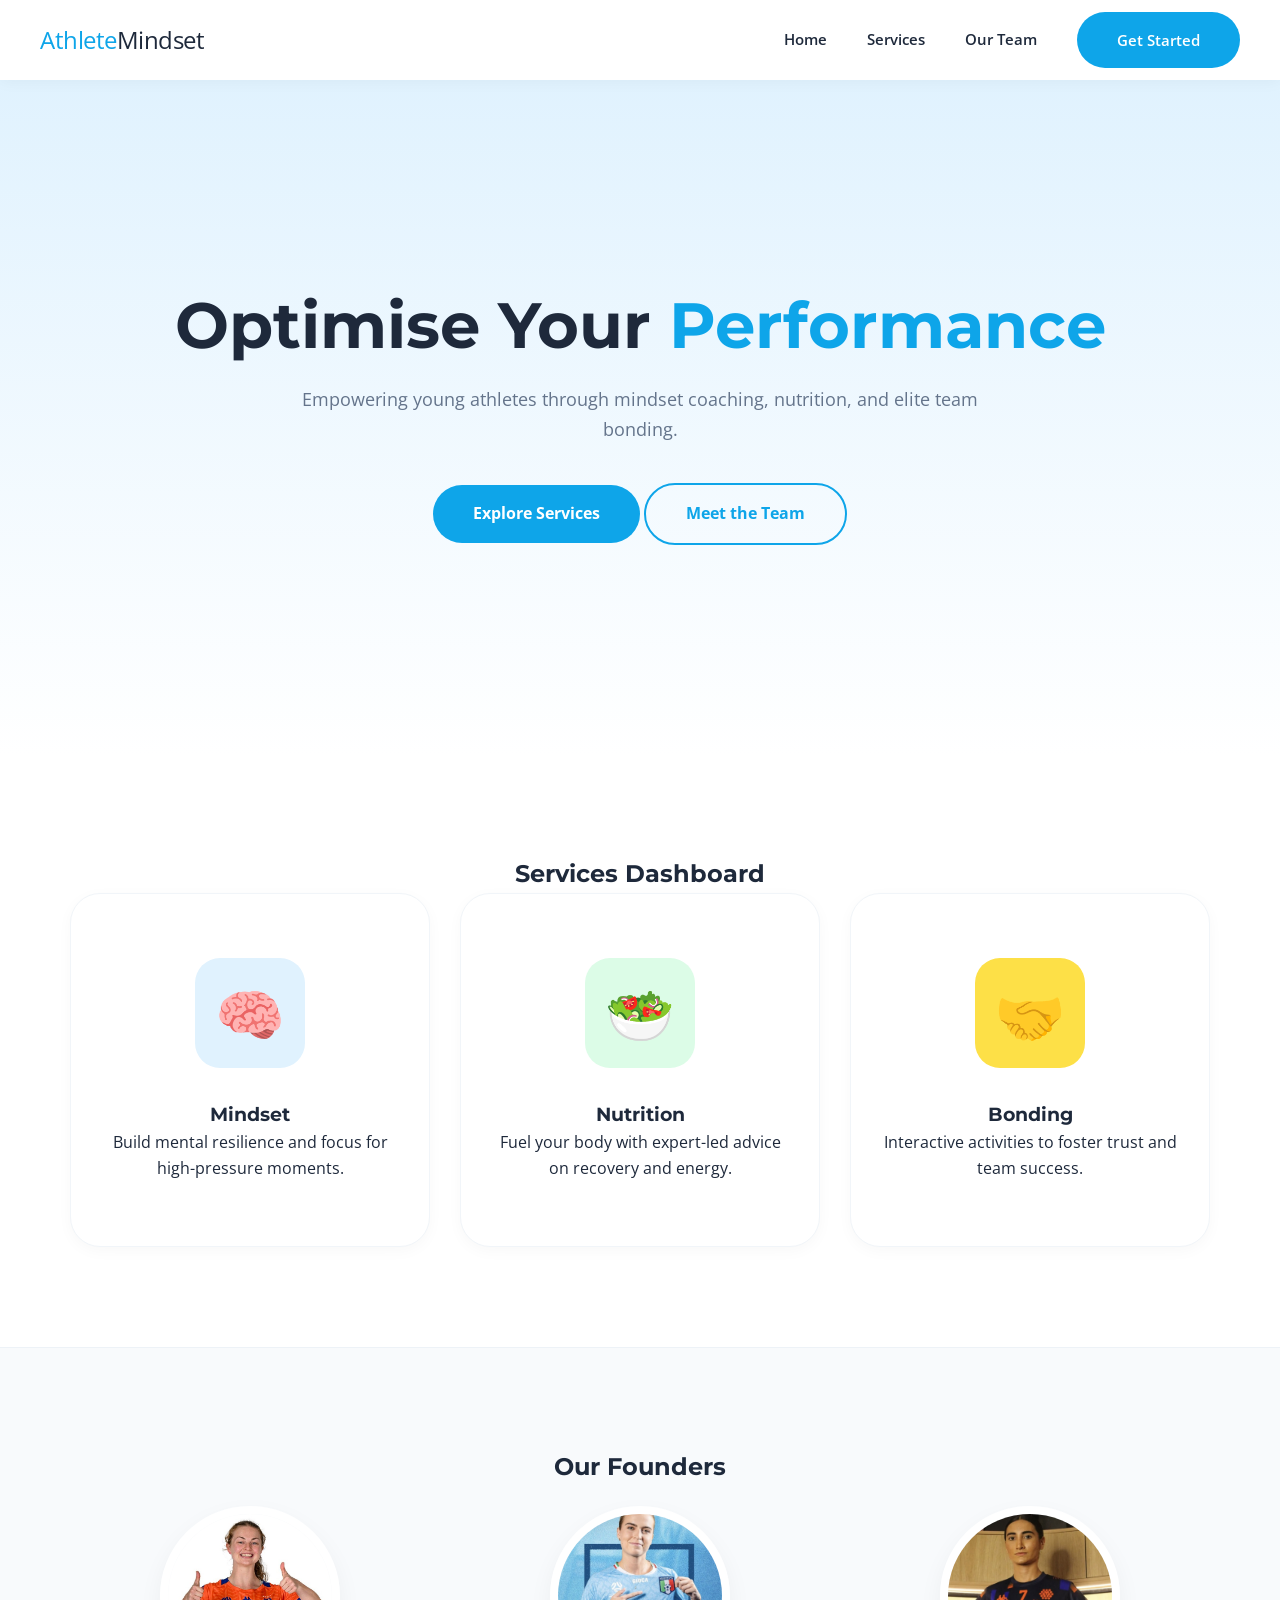
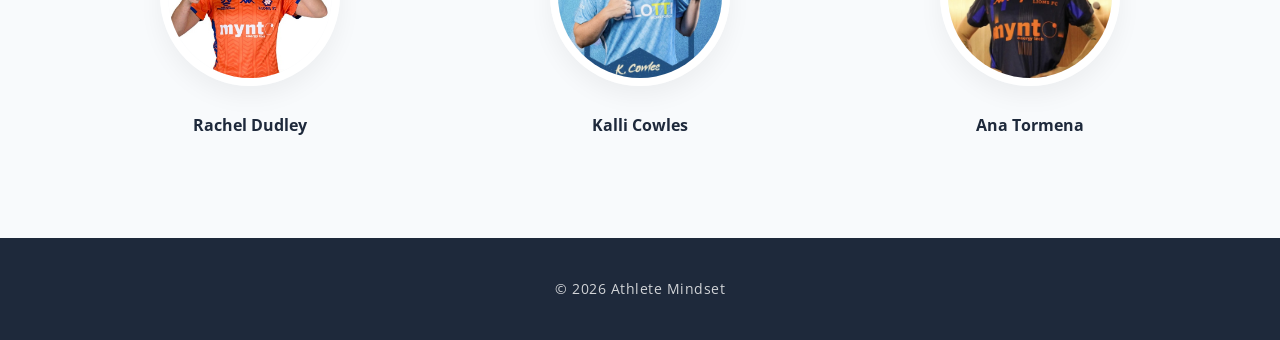
<file: index.html>
<!DOCTYPE html>
<html lang="en">
<head>
    <meta charset="UTF-8">
    <meta name="viewport" content="width=device-width, initial-scale=1.0">
    <title>Athlete Mindset | Peak Performance</title>
    <link rel="stylesheet" href="style.css">
    <link href="https://fonts.googleapis.com/css2?family=Montserrat:wght@700&family=Open+Sans:wght@400;600&display=swap" rel="stylesheet">
</head>
<body>

    <nav class="navbar">
        <div class="nav-content"> <!-- Uses nav-content instead of container -->
            <div class="logo">Athlete<span>Mindset</span></div>
            
            <div class="menu-toggle" id="mobile-menu">
                <span class="bar"></span><span class="bar"></span><span class="bar"></span>
            </div>

            <ul class="nav-links">
                <li><a href="index.html">Home</a></li>
                <li><a href="#services">Services</a></li>
                <li><a href="#about">Our Team</a></li>
                <li><a href="#contact" class="btn-primary">Get Started</a></li>
            </ul>
        </div>
    </nav>

    <header id="home" class="hero">
        <div class="container">
            <h1>Optimise Your <span class="highlight">Performance</span></h1>
            <p>Empowering young athletes through mindset coaching, nutrition, and elite team bonding.</p>
            <div class="hero-btns">
                <a href="#services" class="btn-primary">Explore Services</a>
                <a href="#about" class="btn-secondary">Meet the Team</a>
            </div>
        </div>
    </header>

    <section id="services" class="dashboard-section">
        <div class="container">
            <h2 style="text-align: center;">Services Dashboard</h2>
            <div class="dashboard-grid">
                <a href="services/mindset.html" class="card-link">
                    <div class="card">
                        <div class="card-icon blue">🧠</div>
                        <h3>Mindset</h3>
                        <p>Build mental resilience and focus for high-pressure moments.</p>
                    </div>
                </a>
                <a href="services/nutrition.html" class="card-link">
                    <div class="card">
                        <div class="card-icon green">🥗</div>
                        <h3>Nutrition</h3>
                        <p>Fuel your body with expert-led advice on recovery and energy.</p>
                    </div>
                </a>
                <a href="services/bonding.html" class="card-link">
                    <div class="card">
                        <div class="card-icon yellow">🤝</div>
                        <h3>Bonding</h3>
                        <p>Interactive activities to foster trust and team success.</p>
                    </div>
                </a>
            </div>
        </div>
    </section>

    <section id="about" class="about-section">
        <div class="container">
            <h2 style="text-align: center; margin-bottom: 20px;">Our Founders</h2>
            <div class="team-grid">
                <a href="team/rachel.html" class="team-link">
                    <div class="team-member" style="text-align: center;">
                        <img src="assets/rachel.jpg" alt="Rachel" class="member-photo">
                        <h4>Rachel Dudley</h4>
                    </div>
                </a>
                <a href="team/kalli.html" class="team-link">
                    <div class="team-member" style="text-align: center;">
                        <img src="assets/kalli.jpg" alt="Kalli" class="member-photo">
                        <h4>Kalli Cowles</h4>
                    </div>
                </a>
                <a href="team/ana.html" class="team-link">
                    <div class="team-member" style="text-align: center;">
                        <img src="assets/ana.jpg" alt="Ana" class="member-photo">
                        <h4>Ana Tormena</h4>
                    </div>
                </a>
            </div>
        </div>
    </section>

    <footer><p>&copy; 2026 Athlete Mindset</p></footer>
    <script src="script.js"></script>
</body>
</html>
</file>
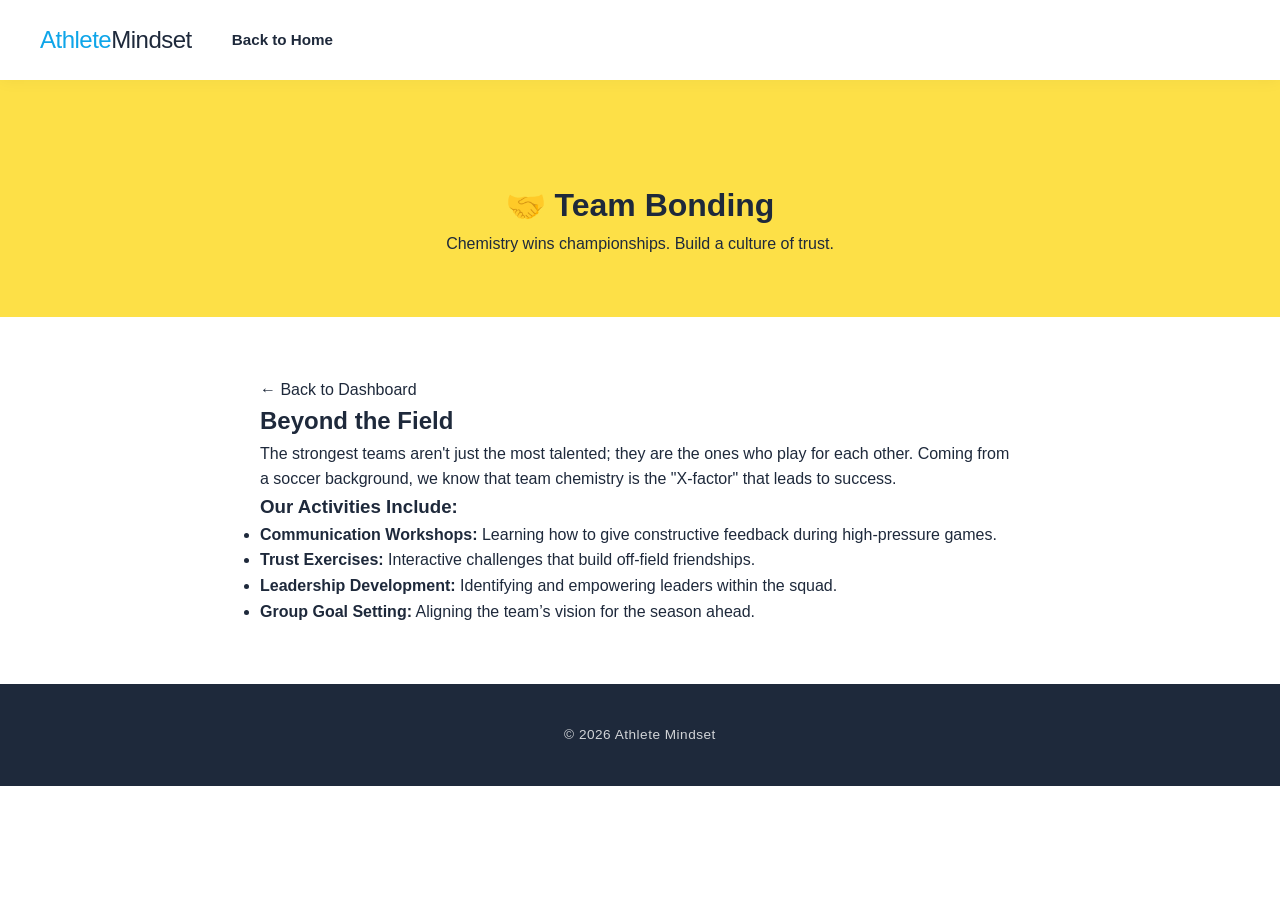
<file: services/bonding.html>
<!DOCTYPE html>
<html lang="en">
<head>
    <meta charset="UTF-8">
    <meta name="viewport" content="width=device-width, initial-scale=1.0">
    <title>Team Bonding | Athlete Mindset</title>
    <link rel="stylesheet" href="../style.css">
</head>
<body>
    <nav class="navbar">
        <div class="logo">Athlete<span>Mindset</span></div>
        <ul class="nav-links">
            <li><a href="../index.html">Back to Home</a></li>
        </ul>
    </nav>

    <header class="page-header" style="background: #FDE047;"> <!-- Soft Yellow background -->
        <h1>🤝 Team Bonding</h1>
        <p>Chemistry wins championships. Build a culture of trust.</p>
    </header>

    <main class="content-section">
        <a href="../index.html" class="back-btn">← Back to Dashboard</a>
        <h2>Beyond the Field</h2>
        <p>The strongest teams aren't just the most talented; they are the ones who play for each other. Coming from a soccer background, we know that team chemistry is the "X-factor" that leads to success.</p>
        
        <h3>Our Activities Include:</h3>
        <ul>
            <li><strong>Communication Workshops:</strong> Learning how to give constructive feedback during high-pressure games.</li>
            <li><strong>Trust Exercises:</strong> Interactive challenges that build off-field friendships.</li>
            <li><strong>Leadership Development:</strong> Identifying and empowering leaders within the squad.</li>
            <li><strong>Group Goal Setting:</strong> Aligning the team’s vision for the season ahead.</li>
        </ul>
    </main>

    <footer><p>&copy; 2026 Athlete Mindset</p></footer>
</body>
</html>
</file>
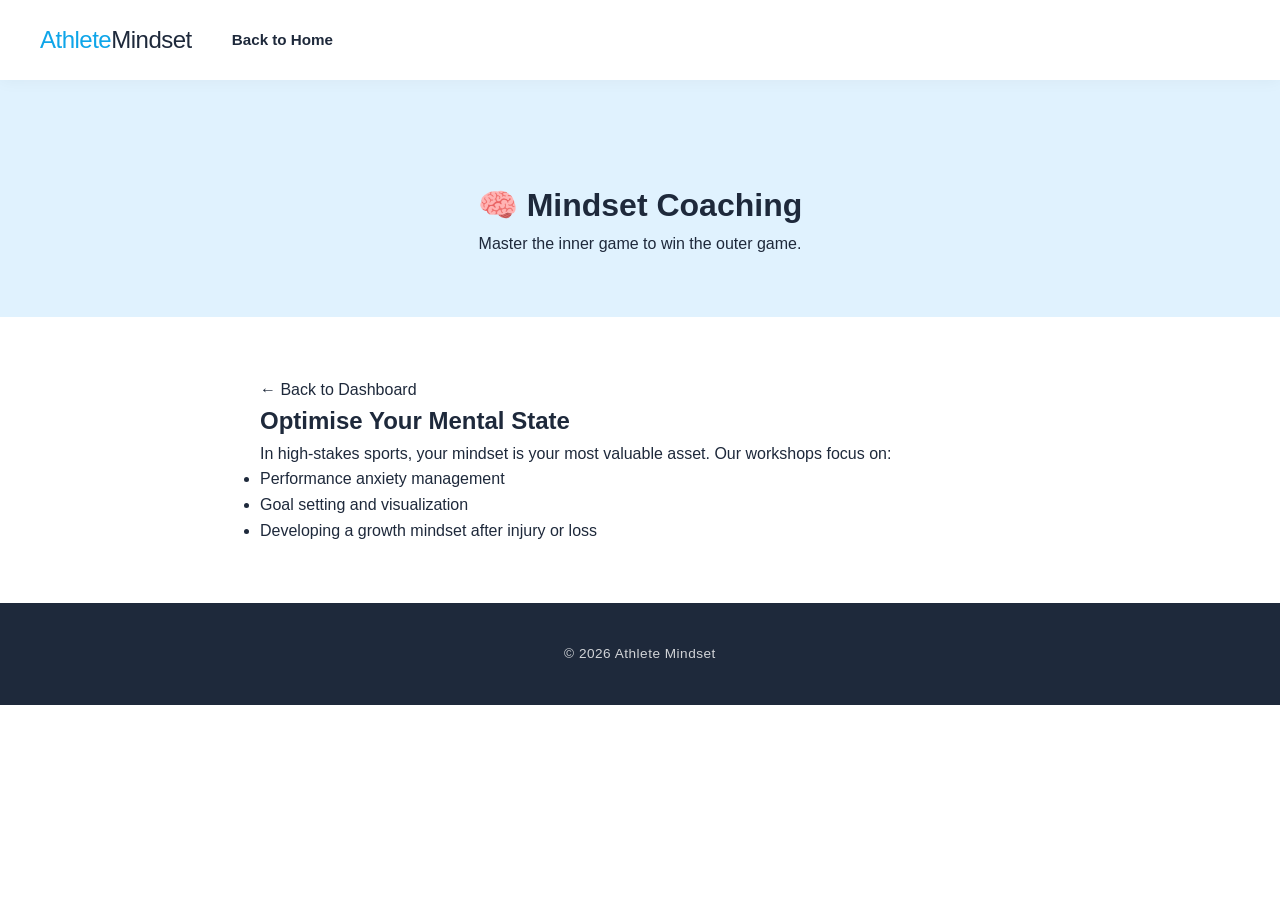
<file: services/mindset.html>
<!DOCTYPE html>
<html lang="en">
<head>
    <meta charset="UTF-8">
    <meta name="viewport" content="width=device-width, initial-scale=1.0">
    <title>Mindset Coaching | Athlete Mindset</title>
    <link rel="stylesheet" href="../style.css">
</head>
<body>
    <nav class="navbar">
        <div class="logo">Athlete<span>Mindset</span></div>
        <ul class="nav-links">
            <li><a href="../index.html">Back to Home</a></li>
        </ul>
    </nav>

    <header class="page-header">
        <h1>🧠 Mindset Coaching</h1>
        <p>Master the inner game to win the outer game.</p>
    </header>

    <main class="content-section">
        <a href="../index.html" class="back-btn">← Back to Dashboard</a>
        <h2>Optimise Your Mental State</h2>
        <p>In high-stakes sports, your mindset is your most valuable asset. Our workshops focus on:</p>
        <ul>
            <li>Performance anxiety management</li>
            <li>Goal setting and visualization</li>
            <li>Developing a growth mindset after injury or loss</li>
        </ul>
    </main>

    <footer><p>&copy; 2026 Athlete Mindset</p></footer>
</body>
</html>
</file>
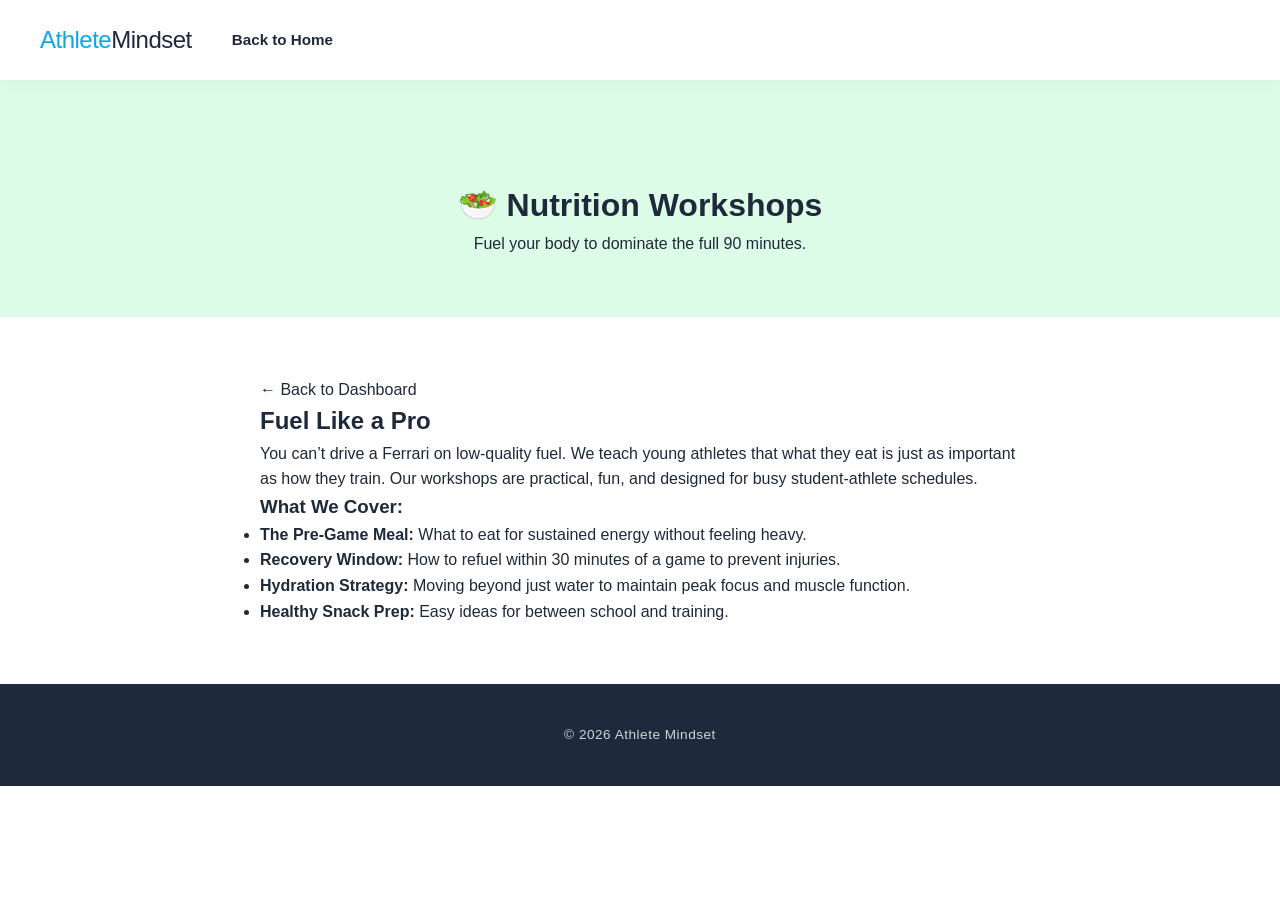
<file: services/nutrition.html>
<!DOCTYPE html>
<html lang="en">
<head>
    <meta charset="UTF-8">
    <meta name="viewport" content="width=device-width, initial-scale=1.0">
    <title>Nutrition Workshops | Athlete Mindset</title>
    <link rel="stylesheet" href="../style.css">
</head>
<body>
    <nav class="navbar">
        <div class="logo">Athlete<span>Mindset</span></div>
        <ul class="nav-links">
            <li><a href="../index.html">Back to Home</a></li>
        </ul>
    </nav>

    <header class="page-header" style="background: #DCFCE7;"> <!-- Light Green background -->
        <h1>🥗 Nutrition Workshops</h1>
        <p>Fuel your body to dominate the full 90 minutes.</p>
    </header>

    <main class="content-section">
        <a href="../index.html" class="back-btn">← Back to Dashboard</a>
        <h2>Fuel Like a Pro</h2>
        <p>You can’t drive a Ferrari on low-quality fuel. We teach young athletes that what they eat is just as important as how they train. Our workshops are practical, fun, and designed for busy student-athlete schedules.</p>
        
        <h3>What We Cover:</h3>
        <ul>
            <li><strong>The Pre-Game Meal:</strong> What to eat for sustained energy without feeling heavy.</li>
            <li><strong>Recovery Window:</strong> How to refuel within 30 minutes of a game to prevent injuries.</li>
            <li><strong>Hydration Strategy:</strong> Moving beyond just water to maintain peak focus and muscle function.</li>
            <li><strong>Healthy Snack Prep:</strong> Easy ideas for between school and training.</li>
        </ul>
    </main>

    <footer><p>&copy; 2026 Athlete Mindset</p></footer>
</body>
</html>
</file>
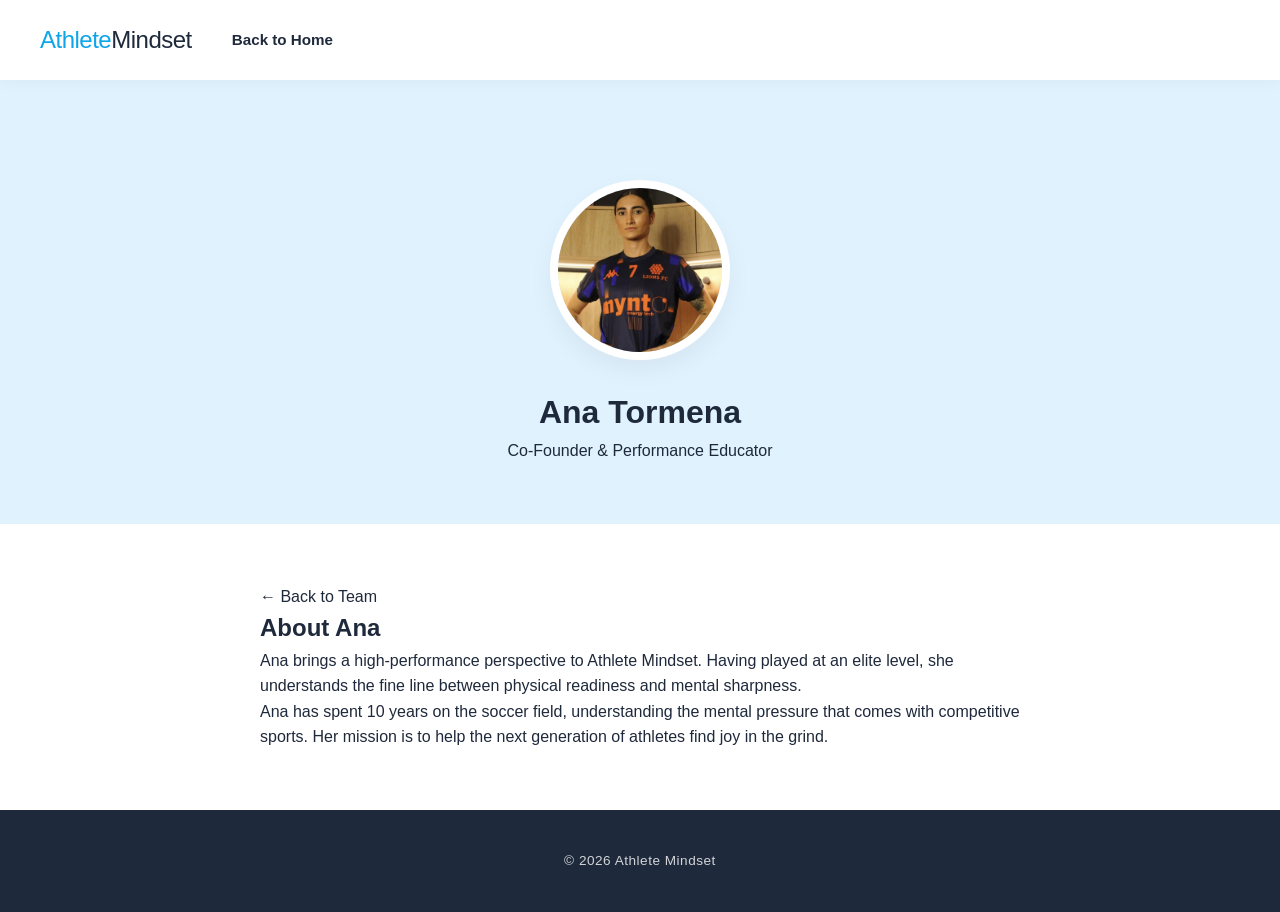
<file: team/ana.html>
<!DOCTYPE html>
<html lang="en">
<head>
    <meta charset="UTF-8">
    <meta name="viewport" content="width=device-width, initial-scale=1.0">
    <title>Ana Tormena | Founder</title>
    <link rel="stylesheet" href="../style.css">
</head>
<body>
    <nav class="navbar">
        <div class="logo">Athlete<span>Mindset</span></div>
        <ul class="nav-links">
            <li><a href="../index.html">Back to Home</a></li>
        </ul>
    </nav>

    <header class="page-header">
        <img src="../assets/ana.jpg" alt="Ana Tormena" class="member-photo" style="width:180px; height:180px;">
        <h1>Ana Tormena</h1>
        <p>Co-Founder & Performance Educator</p>
    </header>

    <main class="content-section">
        <a href="../index.html" class="back-btn">← Back to Team</a>
        <h2>About Ana</h2>
        <p>Ana brings a high-performance perspective to Athlete Mindset. Having played at an elite level, she understands the fine line between physical readiness and mental sharpness.</p>
        <p>Ana has spent 10 years on the soccer field, understanding the mental pressure that comes with competitive sports. Her mission is to help the next generation of athletes find joy in the grind.</p>
    </main>

    <footer><p>&copy; 2026 Athlete Mindset</p></footer>
</body>
</html>
</file>
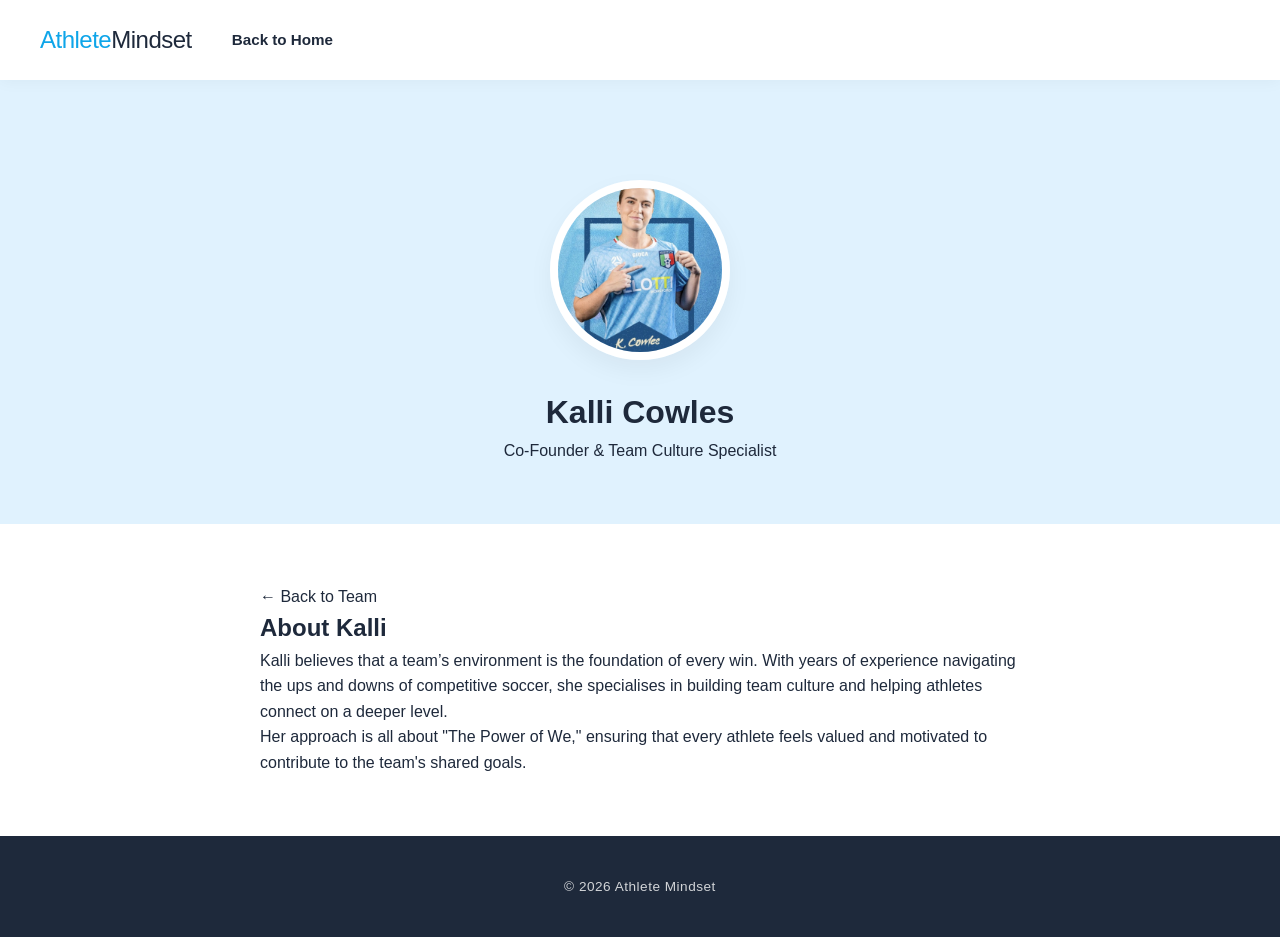
<file: team/kalli.html>
<!DOCTYPE html>
<html lang="en">
<head>
    <meta charset="UTF-8">
    <meta name="viewport" content="width=device-width, initial-scale=1.0">
    <title>Kalli Cowles | Founder</title>
    <link rel="stylesheet" href="../style.css">
</head>
<body>
    <nav class="navbar">
        <div class="logo">Athlete<span>Mindset</span></div>
        <ul class="nav-links">
            <li><a href="../index.html">Back to Home</a></li>
        </ul>
    </nav>

    <header class="page-header">
        <img src="../assets/kalli.jpg" alt="Kalli Cowles" class="member-photo" style="width:180px; height:180px;">
        <h1>Kalli Cowles</h1>
        <p>Co-Founder & Team Culture Specialist</p>
    </header>

    <main class="content-section">
        <a href="../index.html" class="back-btn">← Back to Team</a>
        <h2>About Kalli</h2>
        <p>Kalli believes that a team’s environment is the foundation of every win. With years of experience navigating the ups and downs of competitive soccer, she specialises in building team culture and helping athletes connect on a deeper level.</p>
        <p>Her approach is all about "The Power of We," ensuring that every athlete feels valued and motivated to contribute to the team's shared goals.</p>
    </main>

    <footer><p>&copy; 2026 Athlete Mindset</p></footer>
</body>
</html>
</file>
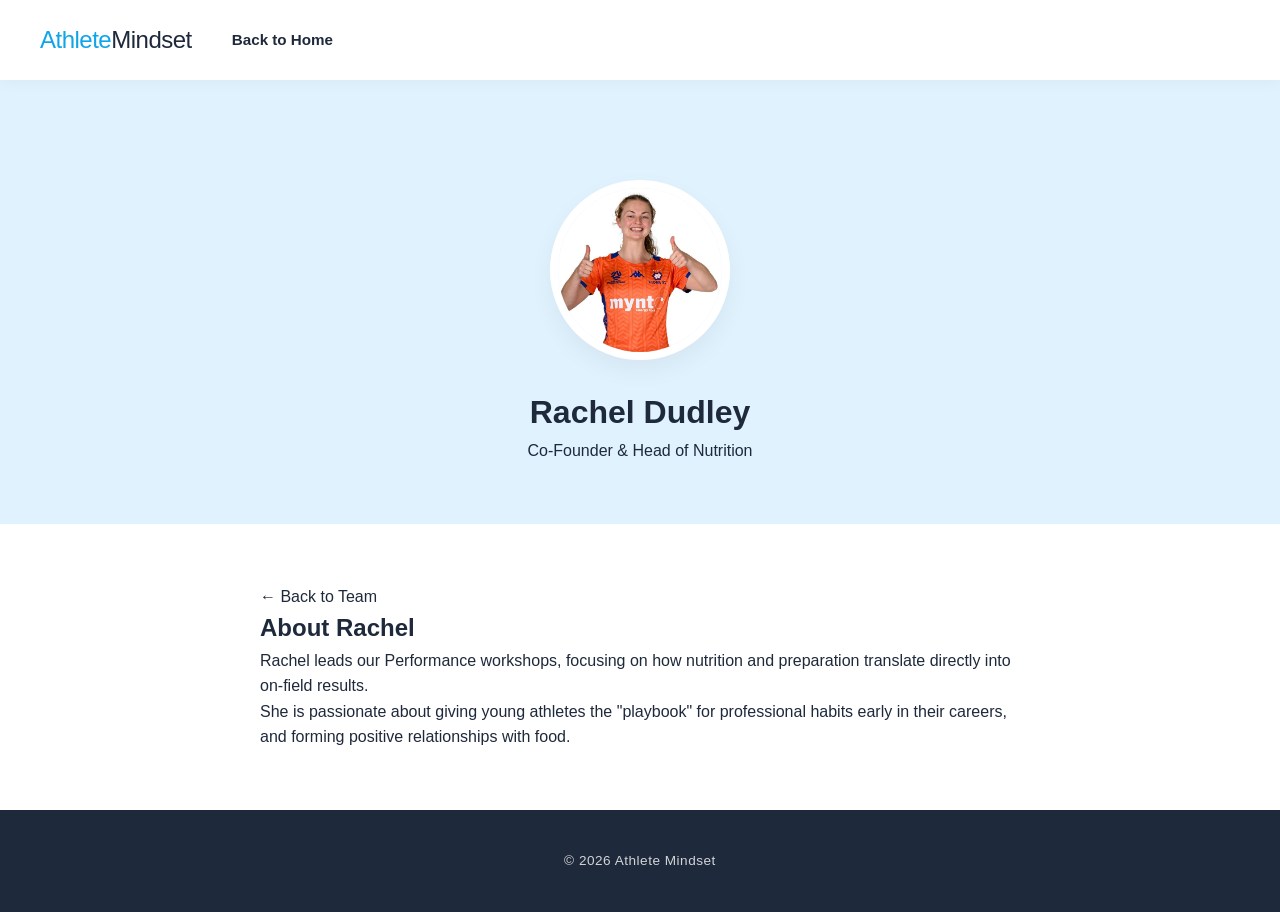
<file: team/rachel.html>
<!DOCTYPE html>
<html lang="en">
<head>
    <meta charset="UTF-8">
    <meta name="viewport" content="width=device-width, initial-scale=1.0">
    <title>Rachel Dudley | Founder</title>
    <link rel="stylesheet" href="../style.css">
</head>
<body>
    <nav class="navbar">
        <div class="logo">Athlete<span>Mindset</span></div>
        <ul class="nav-links">
            <li><a href="../index.html">Back to Home</a></li>
        </ul>
    </nav>

    <header class="page-header">
        <img src="../assets/rachel.jpg" alt="Rachel Dudley" class="member-photo" style="width:180px; height:180px;">
        <h1>Rachel Dudley</h1>
        <p>Co-Founder & Head of Nutrition</p>
    </header>

    <main class="content-section">
        <a href="../index.html" class="back-btn">← Back to Team</a>
        <h2>About Rachel</h2>
        <p>Rachel leads our Performance workshops, focusing on how nutrition and preparation translate directly into on-field results.</p>
        <p>She is passionate about giving young athletes the "playbook" for professional habits early in their careers, and forming positive relationships with food.</p>
    </main>

    <footer><p>&copy; 2026 Athlete Mindset</p></footer>
</body>
</html>
</file>
<file: style.css>
/* ========================================== */
/* 1. VARIABLES & CORE SETUP                  */
/* ========================================== */
:root {
    --primary-blue: #0EA5E9;
    --soft-blue: #E0F2FE;
    --light-green: #DCFCE7;
    --accent-yellow: #FDE047;
    --text-dark: #1E293B;
    --text-light: #64748B;
    --white: #FFFFFF;
    --bg-light: #F8FAFC;
    
    /* Spacing Constants */
    --max-width: 1200px;
    --section-padding: 100px; 
}

* { 
    margin: 0; 
    padding: 0; 
    box-sizing: border-box; 
}

/* Global Link Reset */
a { 
    text-decoration: none; 
    color: inherit; 
    display: inline-block; 
    cursor: pointer; /* Ensures the hand icon appears */
}

body { 
    font-family: 'Open Sans', sans-serif; 
    background-color: var(--white); 
    color: var(--text-dark);
    line-height: 1.6;
    overflow-x: hidden;
    -webkit-font-smoothing: antialiased;
}

h1, h2, h3 { 
    font-family: 'Montserrat', sans-serif; 
    font-weight: 700;
}

/* ========================================== */
/* 2. NAVIGATION                              */
/* ========================================== */
.navbar {
    background: var(--white);
    position: sticky;
    top: 0;
    z-index: 1000;
    height: 80px;
    display: flex;
    align-items: center;
    box-shadow: 0 2px 15px rgba(0, 0, 0, 0.04);
    padding: 0 40px; 
}

.nav-content {
    width: 100%;
    display: flex;
    justify-content: space-between;
    align-items: center;
}

.logo { 
    font-size: 1.5rem; 
    color: var(--primary-blue); 
    letter-spacing: -0.5px;
}
.logo span { color: var(--text-dark); }

.nav-links { 
    display: flex; 
    list-style: none; 
    align-items: center; 
}
.nav-links li { margin-left: 2.5rem; }
.nav-links a { 
    font-weight: 600; 
    font-size: 0.95rem;
    transition: all 0.3s ease; 
}
.nav-links a:hover { 
    color: var(--primary-blue);
    transform: translateY(-2px);
}

/* ========================================== */
/* 3. HERO SECTION                            */
/* ========================================== */
.hero {
    min-height: 75vh;
    display: flex;
    align-items: center;
    text-align: center;
    background: linear-gradient(180deg, var(--soft-blue) 0%, #ffffff 100%);
    padding: 80px 0;
}

.container {
    max-width: var(--max-width);
    margin: 0 auto;
    padding: 0 30px;
    width: 100%;
}

.hero h1 { 
    font-size: clamp(2.5rem, 6vw, 4rem); 
    margin-bottom: 1.5rem; 
    line-height: 1.1;
}

.highlight { color: var(--primary-blue); }

.hero p { 
    font-size: 1.15rem; 
    max-width: 700px; 
    margin: 0 auto 2.5rem; 
    color: var(--text-light);
}

/* Button Hover UX */
.btn-primary, .btn-secondary { 
    padding: 1rem 2.5rem; 
    border-radius: 50px; 
    font-weight: 700;
    transition: all 0.3s cubic-bezier(0.175, 0.885, 0.32, 1.275);
}

.btn-primary { background: var(--primary-blue); color: var(--white) !important; }
.btn-primary:hover { 
    transform: translateY(-4px) scale(1.05);
    box-shadow: 0 10px 20px rgba(14, 165, 233, 0.3);
}

.btn-secondary { border: 2px solid var(--primary-blue); color: var(--primary-blue) !important; }
.btn-secondary:hover { 
    background: var(--soft-blue);
    transform: translateY(-4px);
}

/* ========================================== */
/* 4. DASHBOARD GRID (Hover Lift Effect)      */
/* ========================================== */
.dashboard-section { padding: var(--section-padding) 0; }

.section-title {
    font-size: 2.2rem;
    text-align: center;
    margin-bottom: 60px;
}

.dashboard-grid, .team-grid {
    display: flex;
    flex-direction: column; 
    gap: 30px;
}

@media screen and (min-width: 1024px) {
    .dashboard-grid, .team-grid {
        flex-direction: row;
        justify-content: center;
    }
    .dashboard-grid > a, .team-link {
        flex: 1; 
    }
}

/* Service Card Hover UX */
.card {
    background: var(--white);
    padding: 4rem 2rem;
    border-radius: 30px;
    text-align: center;
    border: 1px solid #f1f5f9;
    box-shadow: 0 4px 15px rgba(0, 0, 0, 0.03);
    height: 100%;
    transition: all 0.4s ease; /* Smooth transition */
}

.card-link:hover .card {
    transform: translateY(-10px); /* Lifts the card */
    box-shadow: 0 20px 40px rgba(0, 0, 0, 0.08); /* Deepens shadow */
    border-color: var(--soft-blue);
}

.card-icon {
    font-size: 3.5rem;
    width: 110px;
    height: 110px;
    line-height: 110px;
    border-radius: 25px;
    margin: 0 auto 2rem;
    display: inline-block;
    transition: transform 0.4s ease;
}

.blue { background-color: var(--soft-blue); }
.green { background-color: var(--light-green); }
.yellow { background-color: var(--accent-yellow); }

/* Make the icon pop on hover */
.card-link:hover .card-icon {
    transform: scale(1.1);
}

/* ========================================== */
/* 5. TEAM UX (Photo Hover)                   */
/* ========================================== */
.about-section { 
    padding: var(--section-padding) 0; 
    background-color: var(--bg-light); 
    border-top: 1px solid #edf2f7;
}

.team-member { text-align: center; }

.member-photo {
    width: 180px; 
    height: 180px;
    border-radius: 50%;
    margin: 0 auto 1.2rem;
    border: 8px solid var(--white);
    object-fit: cover;
    box-shadow: 0 10px 25px rgba(0, 0, 0, 0.05);
    transition: all 0.4s ease;
}

/* Team Hover UX */
.team-link:hover .member-photo {
    transform: scale(1.08); /* Photo grows slightly */
    border-color: var(--primary-blue); /* Border changes to theme blue */
    box-shadow: 0 15px 35px rgba(14, 165, 233, 0.2);
}

.team-link:hover h4 {
    color: var(--primary-blue);
    transition: 0.3s;
}

/* ========================================== */
/* 6. FOOTER (Compact)                        */
/* ========================================== */
footer {
    padding: 2.5rem 0; 
    background: var(--text-dark);
    color: var(--white);
    text-align: center;
}

footer p { 
    opacity: 0.8; 
    font-size: 0.85rem; 
    letter-spacing: 0.5px;
}

/* ========================================== */
/* 7. MOBILE MENU                             */
/* ========================================== */
.menu-toggle { display: none; cursor: pointer; }
.bar { display: block; width: 25px; height: 3px; margin: 6px auto; background-color: var(--text-dark); transition: 0.3s; }

@media screen and (max-width: 768px) {
    .navbar { padding: 0 20px; }
    .menu-toggle { display: block; }
    .nav-links {
        position: fixed; top: 80px; left: -100%;
        flex-direction: column; background: var(--white);
        width: 100%; height: 100vh;
        padding-top: 40px; transition: 0.4s;
    }
    .nav-links.active { left: 0; }
}

/* Sub-page Specific Header Fixes */
.page-header {
    padding: 100px 20px 60px;
    text-align: center;
    background: var(--soft-blue);
}
.content-section {
    padding: 60px 20px;
    max-width: 800px;
    margin: 0 auto;
}
</file>
